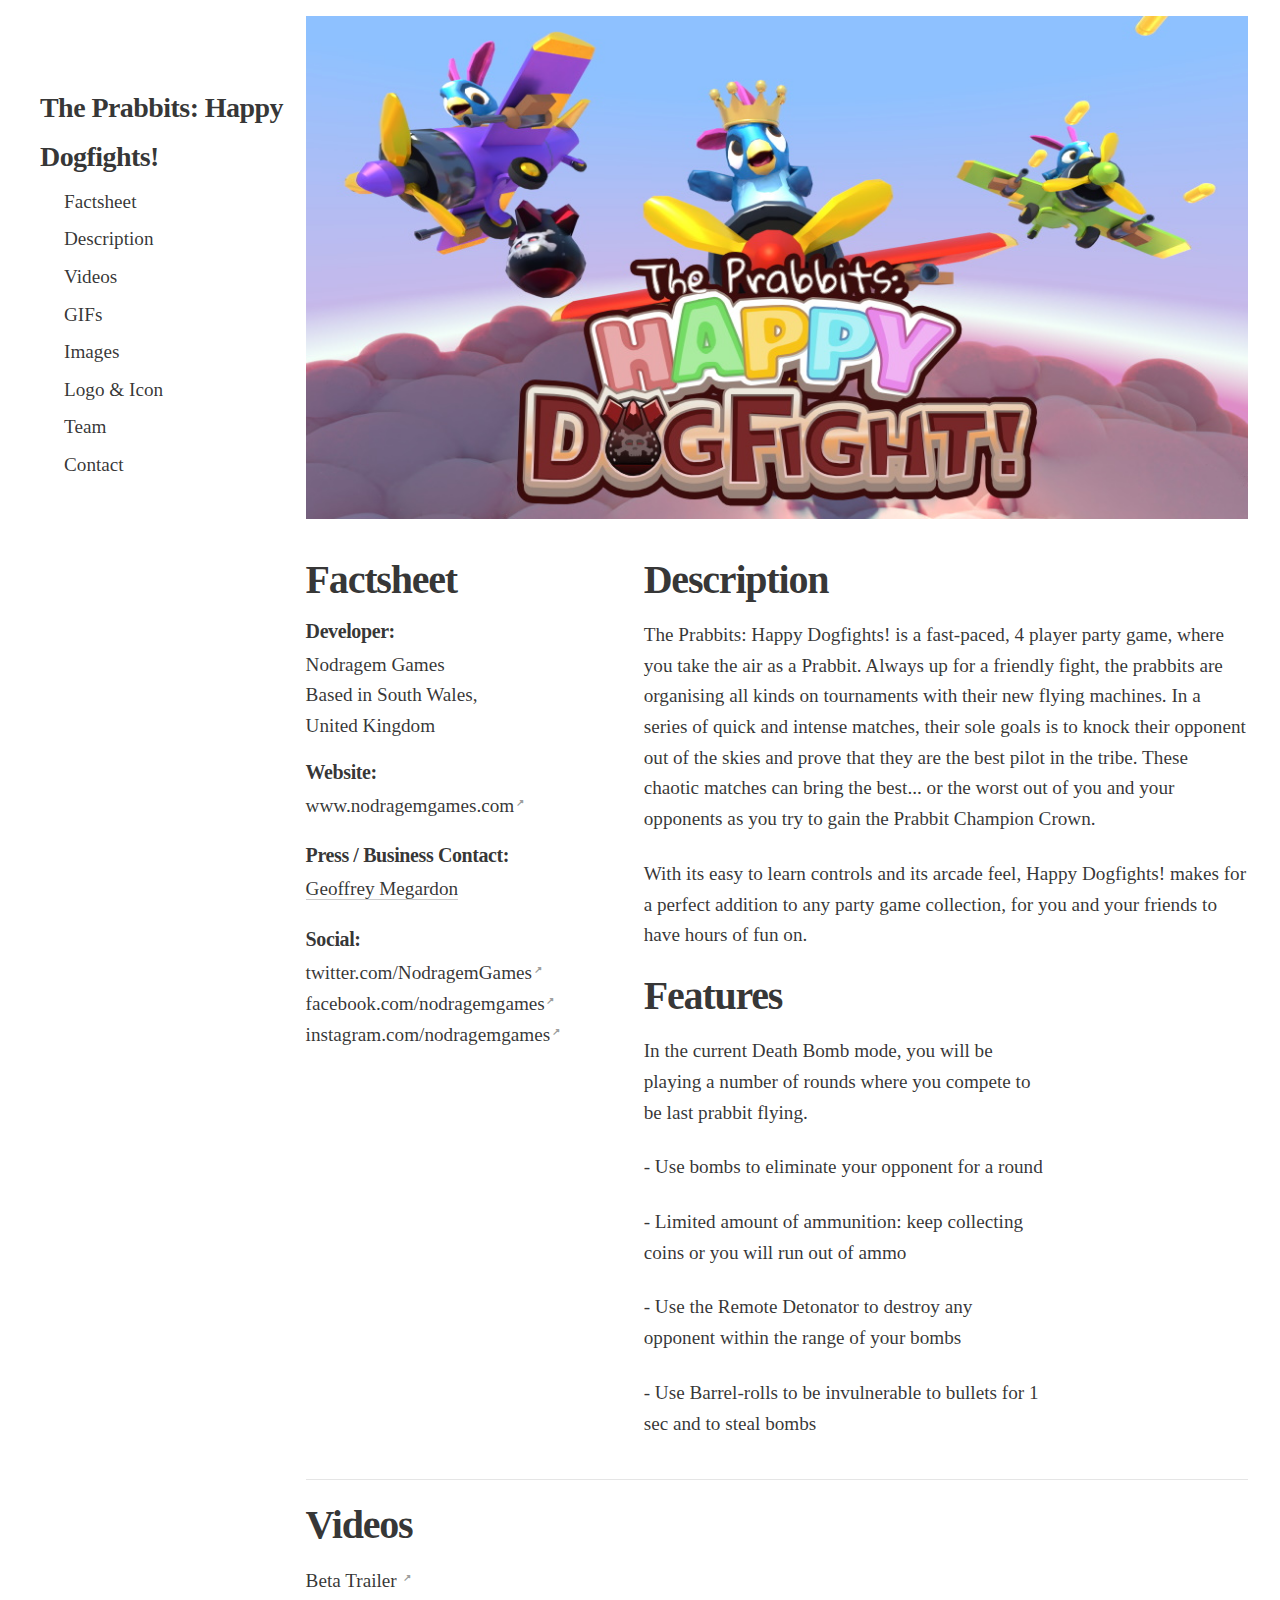
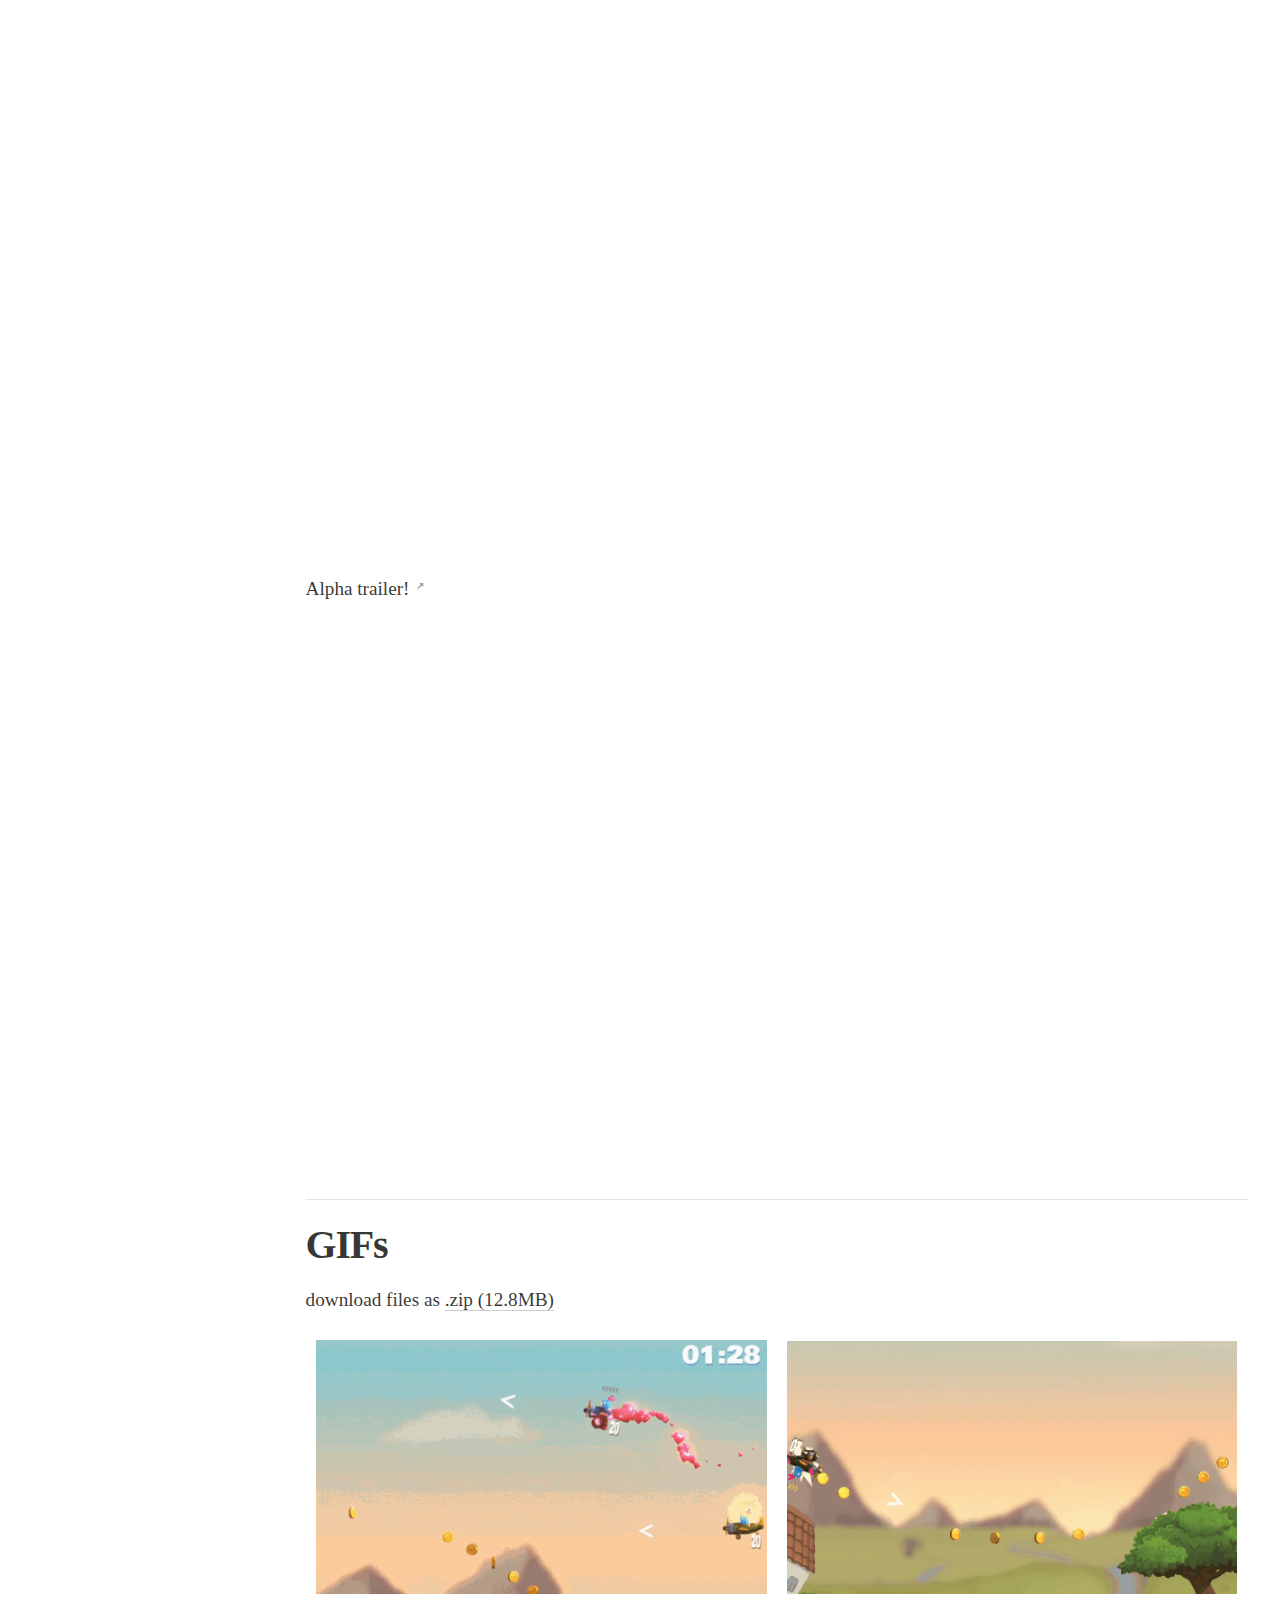
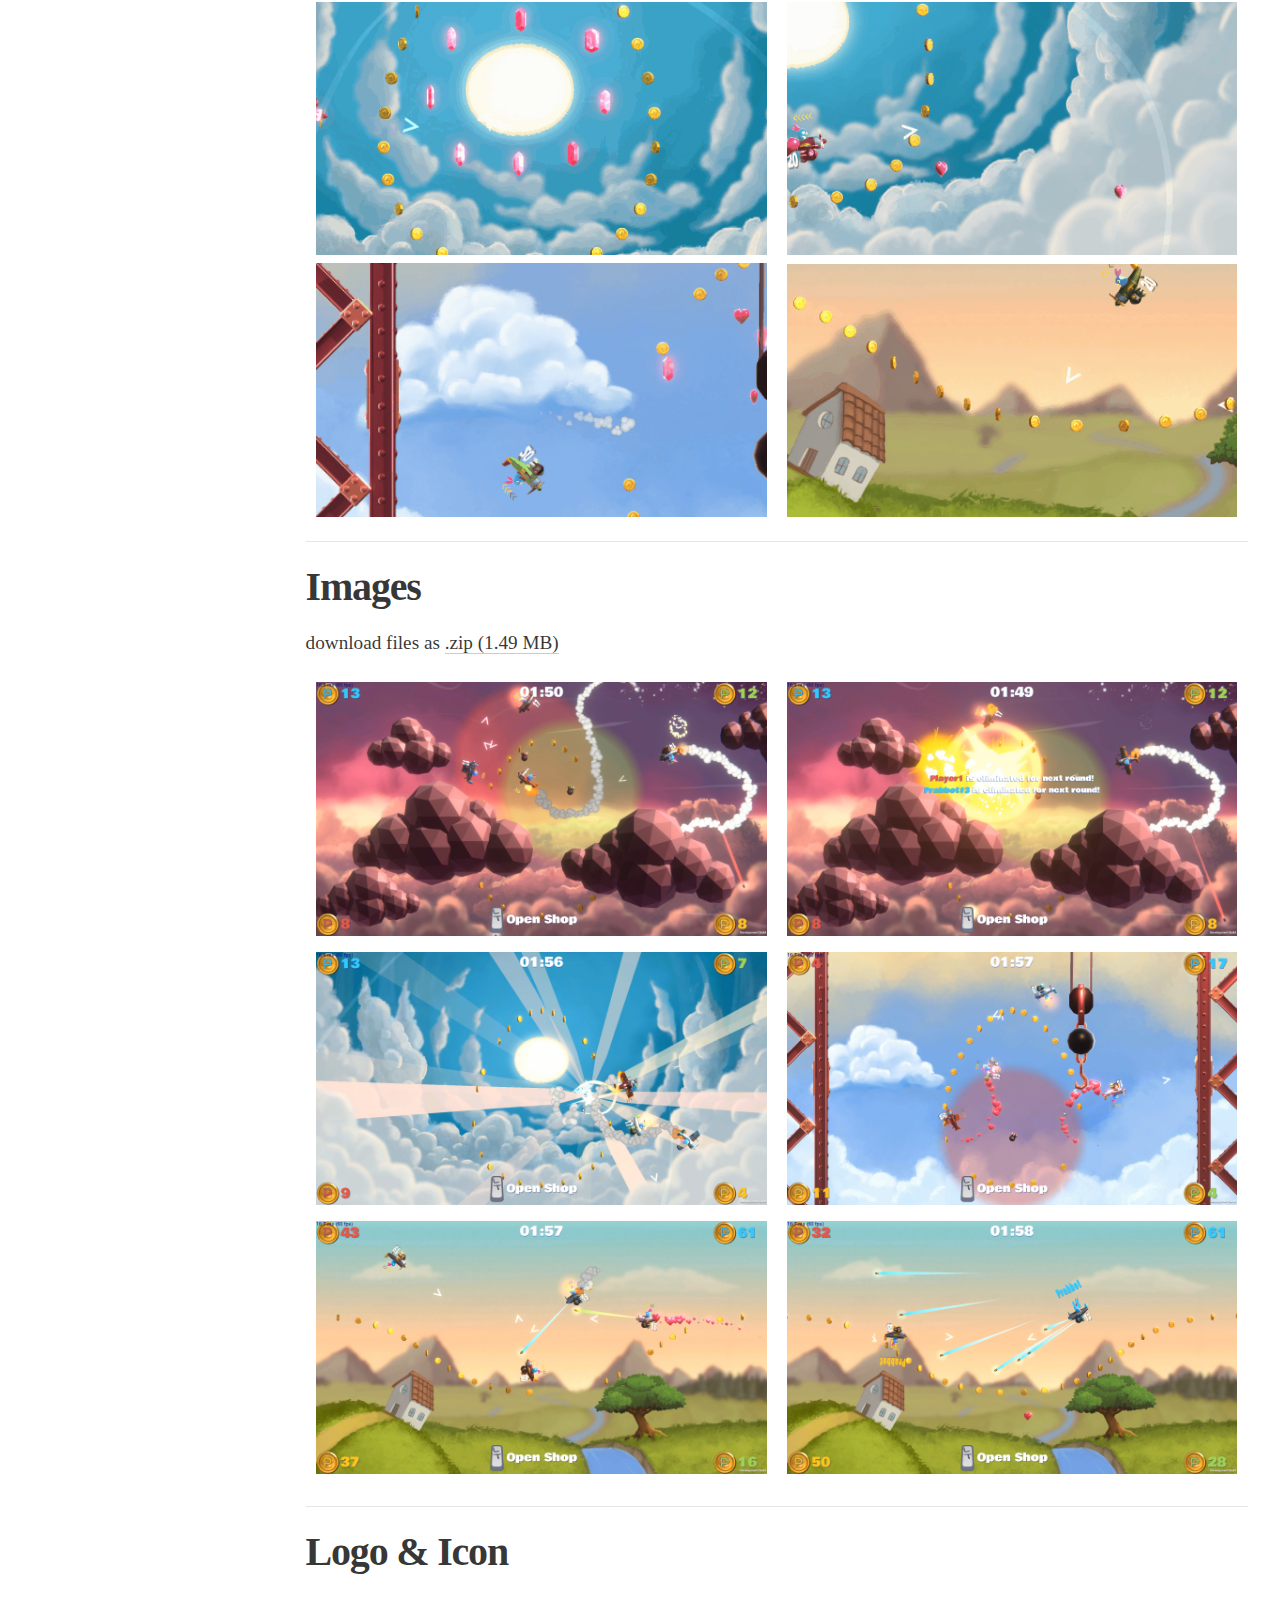
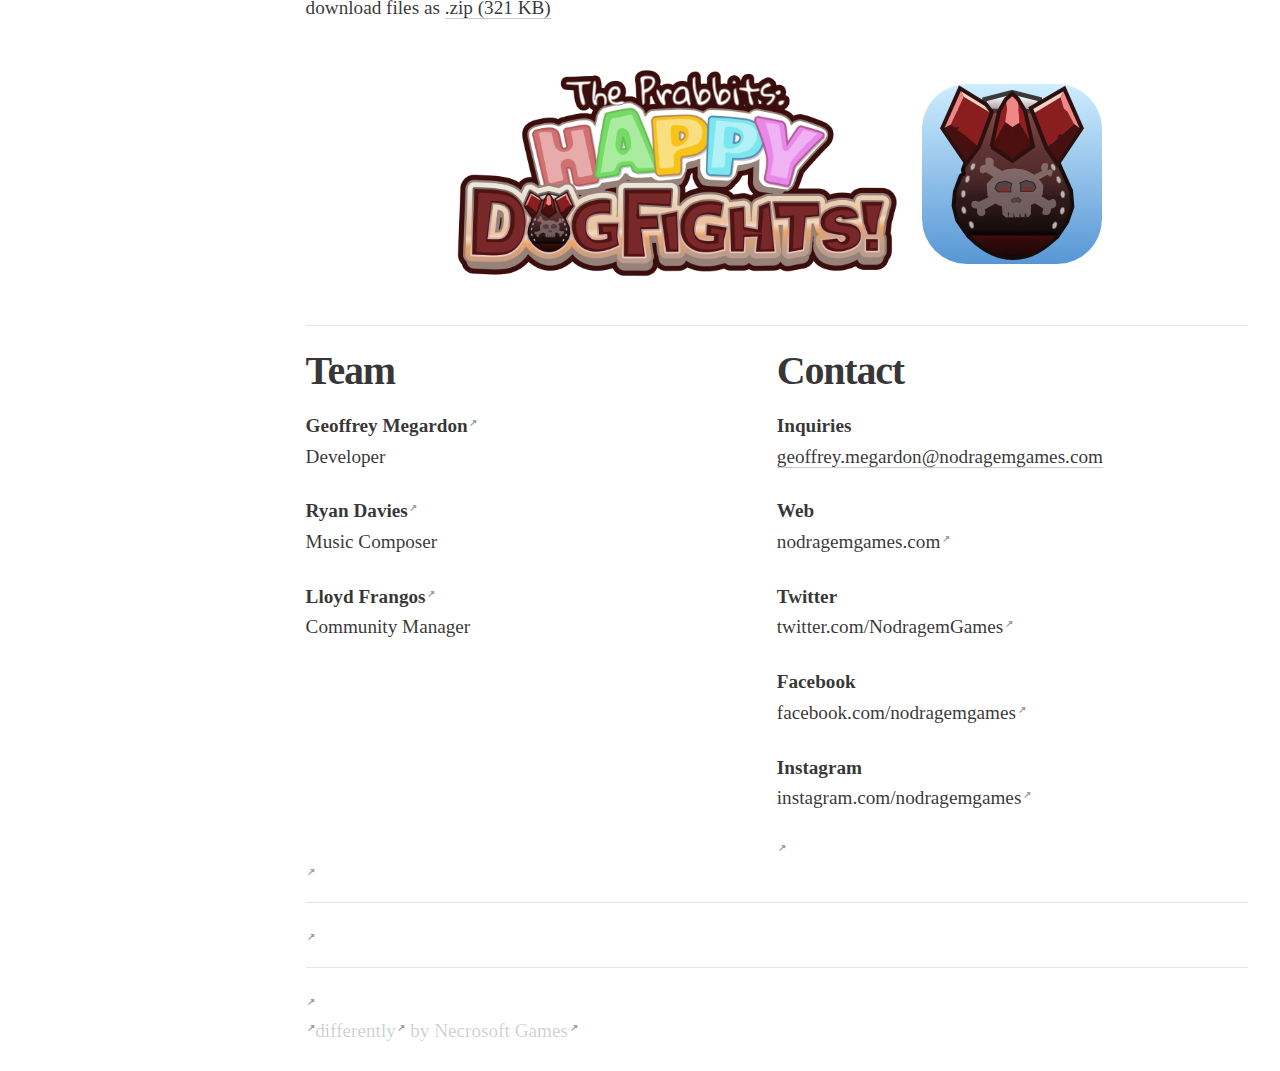
<file: content/press-kit/index.html>
<!doctype html>
<html lang="en">
<head>
  <meta charset="utf-8">
  <meta http-equiv="X-UA-Compatible" content="IE=edge">
  <meta name="viewport" content="width=device-width, initial-scale=1">

  <title>Nodragem Games</title>
  <link rel="stylesheet" href="./assets/css/style.min.css">
</head>

<body>
  <nav>
    <ul>
      <li>
        <h1><a href=".">The Prabbits: Happy Dogfights!</a></h1>
        <ul>
          <li><a href="#factsheet">Factsheet</a></li>
          <li><a href="#description">Description</a></li>
          <li><a href="#videos">Videos</a></li>
          <li><a href="#gif">GIFs</a></li>
          <li><a href="#images">Images</a></li>
          <li><a href="#logo-icon">Logo &amp; Icon</a></li>
          <li><a href="#credits">Team</a></li>
          <li><a href="#contact">Contact</a></li>
        </ul>
      </li>
    </ul>
  </nav>

  <main>
    <header>
      <img src="./media/Header.jpg">
    </header>

    <div id="intro-details">
      <div id="factsheet" class="w-33 w-s-10">
        <h2>Factsheet</h2>
        <div><h3>Developer:</h3><address>Nodragem Games<br>Based in South Wales,<br>United Kingdom</address></div>
        <div><h3>Website:</h3><p><a href="https://www.nodragemgames.com/" target="_blank" class="external">www.nodragemgames.com</a></p></div>
        <div><h3>Press / Business Contact:</h3><p><a href="mailto:geoffrey.megardon@nodragemgames.com">Geoffrey Megardon</a></p></div>
        <div>
          <h3>Social:</h3>
          <p>
            <a href="https://twitter.com/NodragemGames" target="_blank" class="external">twitter.com/NodragemGames</a><br>
            <a href="https://facebook.com/nodragemgames" target="_blank" class="external">facebook.com/nodragemgames</a><br />
            <a href="https://instagram.com/nodragemgames" target="_blank" class="external">instagram.com/nodragemgames</a>
          </p>
        </div>
      </div>
      <div id="description" class="w-66 w-s-10">
        <div id="intro">
          <h2>Description</h2>
          <p>The Prabbits: Happy Dogfights! is a fast-paced, 4 player party game, where you take the air as a Prabbit. Always up for a friendly fight, the prabbits are organising all kinds on tournaments with their new flying machines. In a series of quick and intense matches, their sole goals is to knock their opponent out of the skies and prove that they are the best pilot in the tribe. These chaotic matches can bring the best... or the worst out of you and your opponents as you try to gain the Prabbit Champion Crown. </p>
          <p>With its easy to learn controls and its arcade feel, Happy Dogfights! makes for a perfect addition to any party game collection, for you and your friends to have hours of fun on. </p>
        </div>
      <div id="Features" class="w-66 w-s-10">
        <h2>Features</h2>
        <p>In the current Death Bomb mode, you will be playing a number of rounds where you compete to be last prabbit flying.</p>
        <p>- Use bombs to eliminate your opponent for a round</p>
        <p>- Limited amount of ammunition: keep collecting coins or you will run out of ammo</p>
        <p>- Use the Remote Detonator to destroy any opponent within the range of your bombs</p>
        <p>- Use Barrel-rolls to be invulnerable to bullets for 1 sec and to steal bombs</p>
        </div>
      </div>
    </div>
    <div id="videos">
      <h2>Videos</h2>
      <p>Beta Trailer <a href="https://www.youtube.com/watch?v=npy3KdWRX5s" target="_blank" class="external"></a></p>
    <div class="embed-responsive embed-responsive-16by9">
       <iframe width="560" height="315" src="https://www.youtube.com/embed/npy3KdWRX5s" frameborder="0" allow="accelerometer; autoplay; clipboard-write; encrypted-media; gyroscope; picture-in-picture" allowfullscreen></iframe>
        </div>
      <p>Alpha trailer! <a href="https://www.youtube.com/watch?v=BqsL4X-mzic" target="_blank" class="external"></a></p>
      <div class="embed-responsive embed-responsive-16by9">
        <iframe width="560" height="315" src="https://www.youtube.com/embed/BqsL4X-mzic" frameborder="0" allow="accelerometer; autoplay; clipboard-write; encrypted-media; gyroscope; picture-in-picture" allowfullscreen></iframe>
      </div>
    </div>
    <div id="gif">
      <h2>GIFs</h2>
      <p>download files as <a href="./media/gif.zip" target="_blank">.zip (12.8MB)</a></p>
      <div class="w-10">
        <a href="./media/barrelrool.tutorial3b.gif" target="_blank"><img class="i-5 i-s-10" src="./media/barrelroll_tutorial3b.gif"></a>
        <a href="./media/bombelimin_tutorial00.gif" target="_blank"><img class="i-5 i-s-10" src="./media/bombelimin_tutorial00.gif"></a>
        <a href="./media/collectcoins.tutorial4b.gif" target="_blank"><img class="i-5 i-s-10" src="./media/collectcoins_tutorial4b.gif"></a>
        <a href="./media/detonator_tutorial5.gif" target="_blank"><img class="i-5 i-s-10" src="./media/detonator_tutorial5.gif"></a>
        <a href="./media/heart_tutorial12.gif" target="_blank"><img class="i-5 i-s-10" src="./media/heart_tutorial12.gif"></a>
        <a href="./media/lucky_tutorial11.gif" target="_blank"><img class="i-5 i-s-10" src="./media/lucky_tutorial11.gif"></a>
      </div>
    </div>
    <div id="images">
      <h2>Images</h2>
      <p>download files as <a href="./media/images.zip" target="_blank">.zip (1.49 MB)</a></p>
      <div class="w-10">
        <a href="./media/cloudy_aurora_1.1.14.jpg" target="_blank"><img class="i-5 i-s-10" src="./media/cloudy_aurora_1.1.14.jpg"></a>
        <a href="./media/cloudy_aurora_1.1.15.jpg" target="_blank"><img class="i-5 i-s-10" src="./media/cloudy_aurora_1.1.15.jpg"></a>
        <a href="./media/screenshot_1.1.8.jpg" target="_blank"><img class="i-5 i-s-10" src="./media/screenshot_1.1.8.jpg"></a>
        <a href="./media/screenshot_1.1.10.jpg" target="_blank"><img class="i-5 i-s-10" src="./media/screenshot_1.1.10.jpg"></a>
        <a href="./media/screenshot_1.1.12.jpg" target="_blank"><img class="i-5 i-s-10" src="./media/screenshot_1.1.12.jpg"></a>
        <a href="./media/screenshot_1.1.17.jpg" target="_blank"><img class="i-5 i-s-10" src="./media/screenshot_1.1.17.jpg"></a>
      </div>
    </div>
    <div id="logo-icon">
      <h2>Logo &amp; Icon</h2>
      <p>download files as <a href="./media/logo.zip" target="_blank">.zip (321 KB)</a></p>
      <div class="w-10">
        <a href="./media/Logo.png" target="_blank"><img class="i-5 i-s-10" src="./media/Logo.png"></a>
        <a href="./media/Icon_6.png" target="_blank"><img class="i-5 i-s-10" src="./media/Icon_6.png"></a>
      </div>
    </div>

    <div id="outro-details">
      <div id="credits" class="w-5 w-xs-10">
        <h2>Team</h2>
        <p><strong><a href=https://twitter.com/nodragem target="_blank" class="external">Geoffrey Megardon</a></strong><br>Developer</p>
        <p><strong><a href=https://twitter.com/rynde target="_blank" class="external">Ryan Davies</a></strong><br>Music Composer</p>
        <p><strong><a href=https://twitter.com/CptPrezzle target="_blank" class="external">Lloyd Frangos</a></strong><br>Community Manager</p>
      </div>
      <div id="contact" class="w-5 w-xs-10">
        <h2>Contact</h2>
        <p><strong>Inquiries</strong><br><a href="mailto:geoffrey.megardon@nodragemgames.com">geoffrey.megardon@nodragemgames.com</a></p>
        <p><strong>Web</strong><br><a href="https://nodragemgames.com" target="_blank" class="external">nodragemgames.com</a></p>
        <p><strong>Twitter</strong><br><a href="https://twitter.com/NodragemGames" target="_blank" class="external">twitter.com/NodragemGames</a></p>
        <p><strong> Facebook</strong><br><a href="https://facebook.com/nodragemgames" target="_blank" class="external">facebook.com/nodragemgames</a></p>
        <p><strong> Instagram</strong><br><a href="https://instagram.com/nodragemgames" target="_blank" class="external">instagram.com/nodragemgames</p>
      </div>
    </div>

    <footer>
      <p>
        <a href="//necrosoftgames.com/differently" target="_blank" class="external">differently</a>
        by
        <a href="//necrosoftgames.com"  target="_blank" class="external">Necrosoft Games</a>
      </p>
    </footer>
  </main>
</body>
</html>
</file>
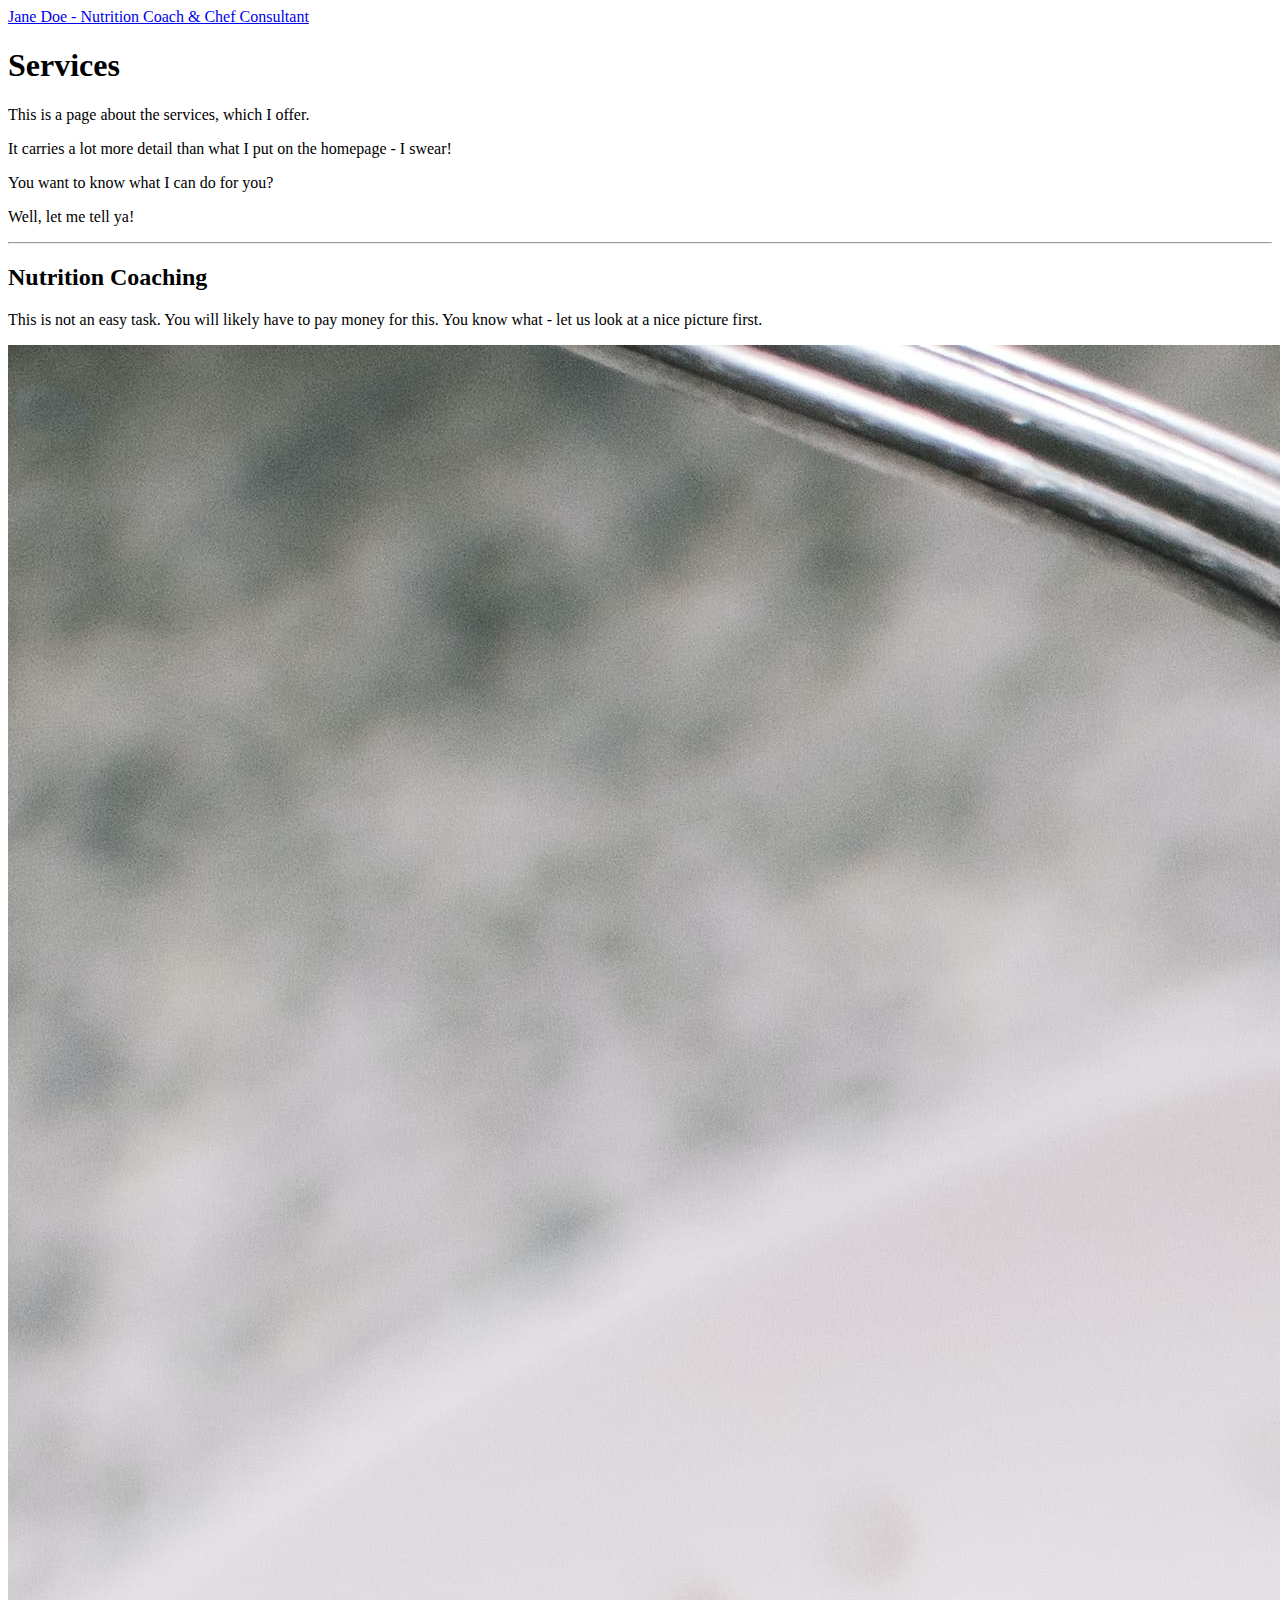
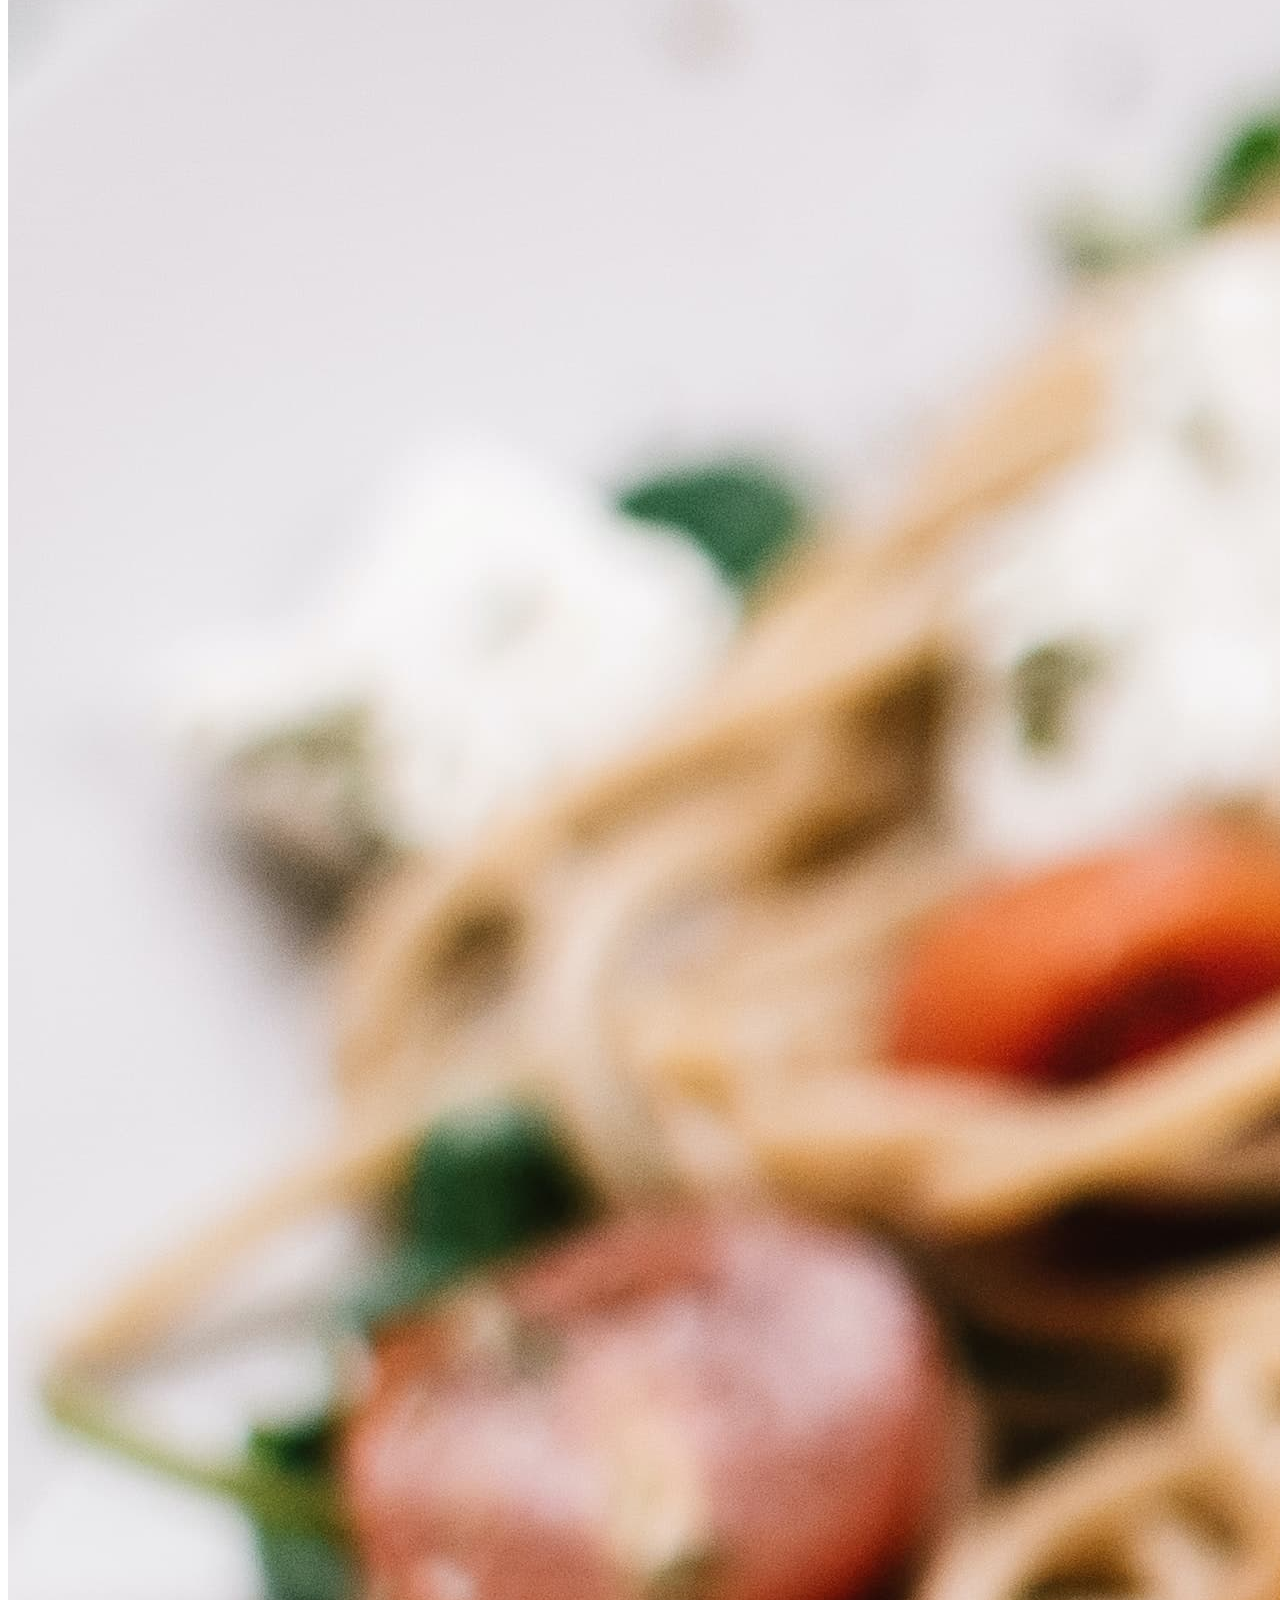
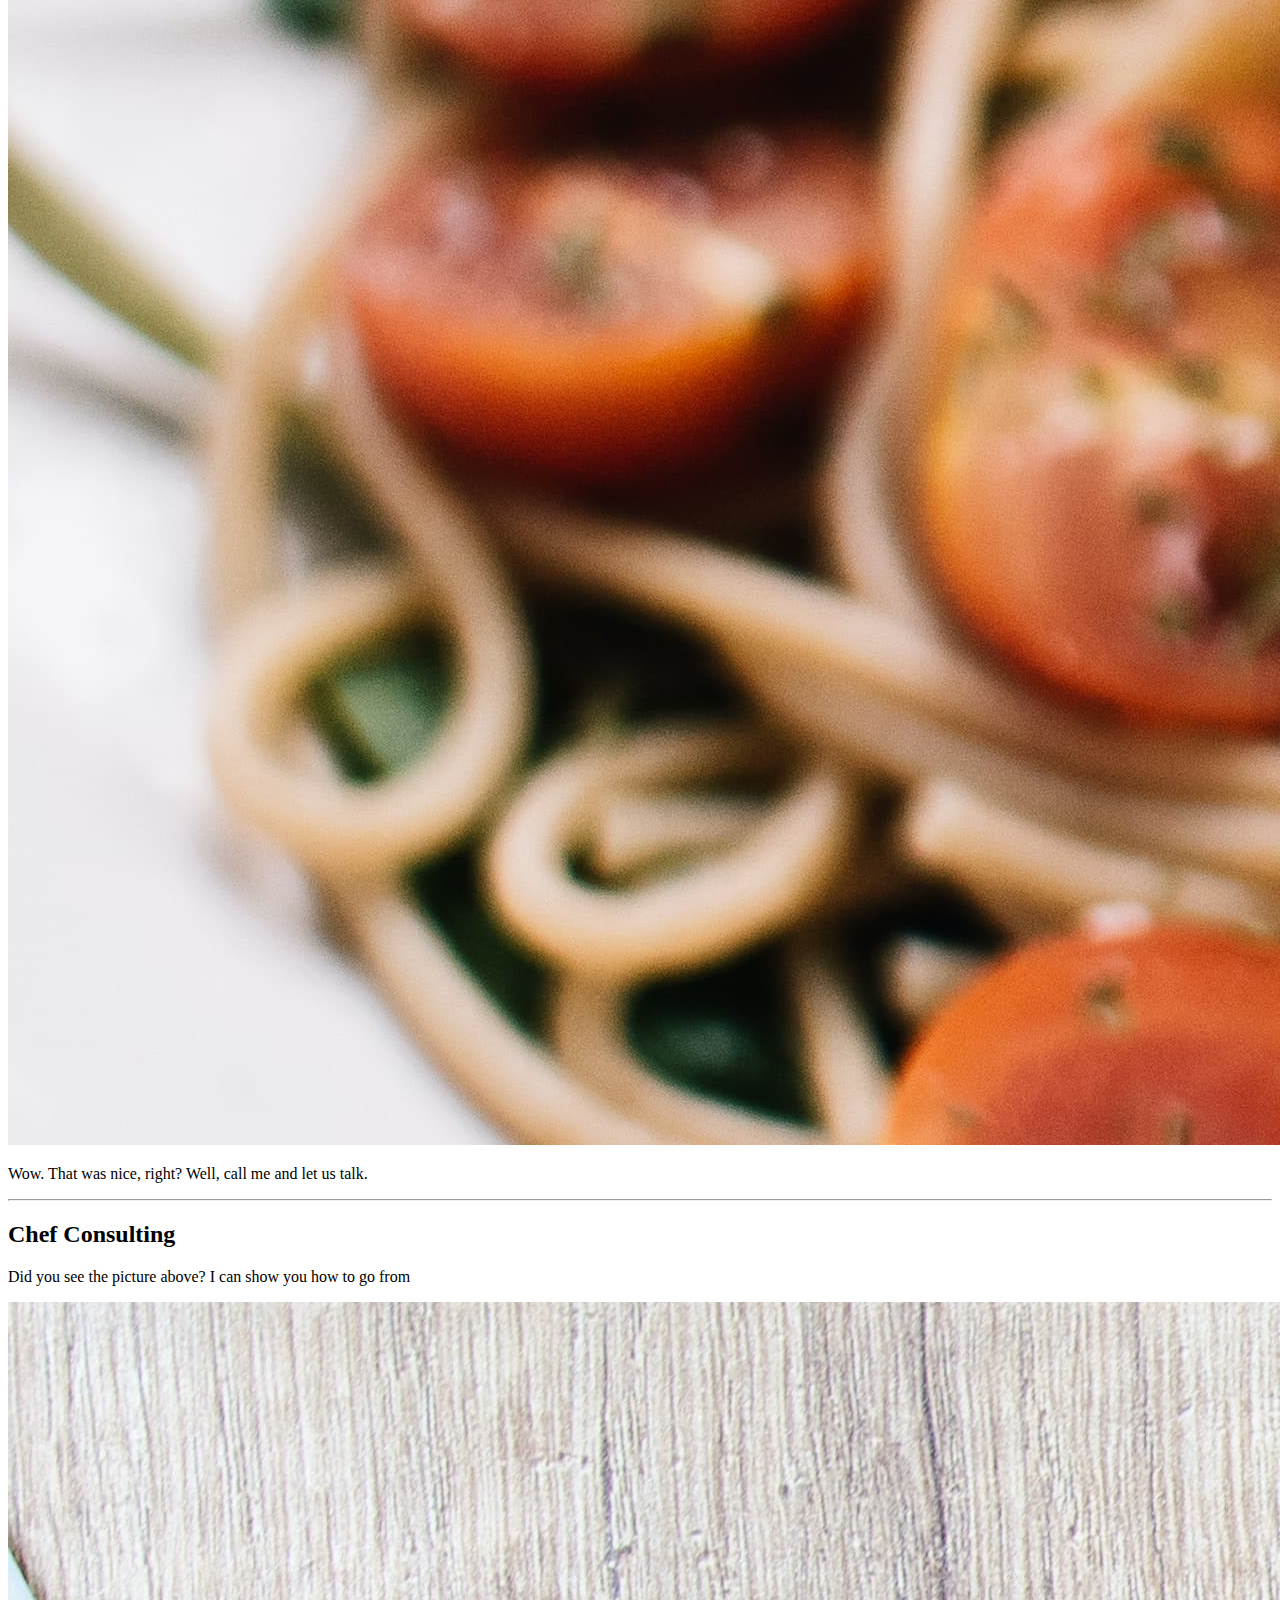
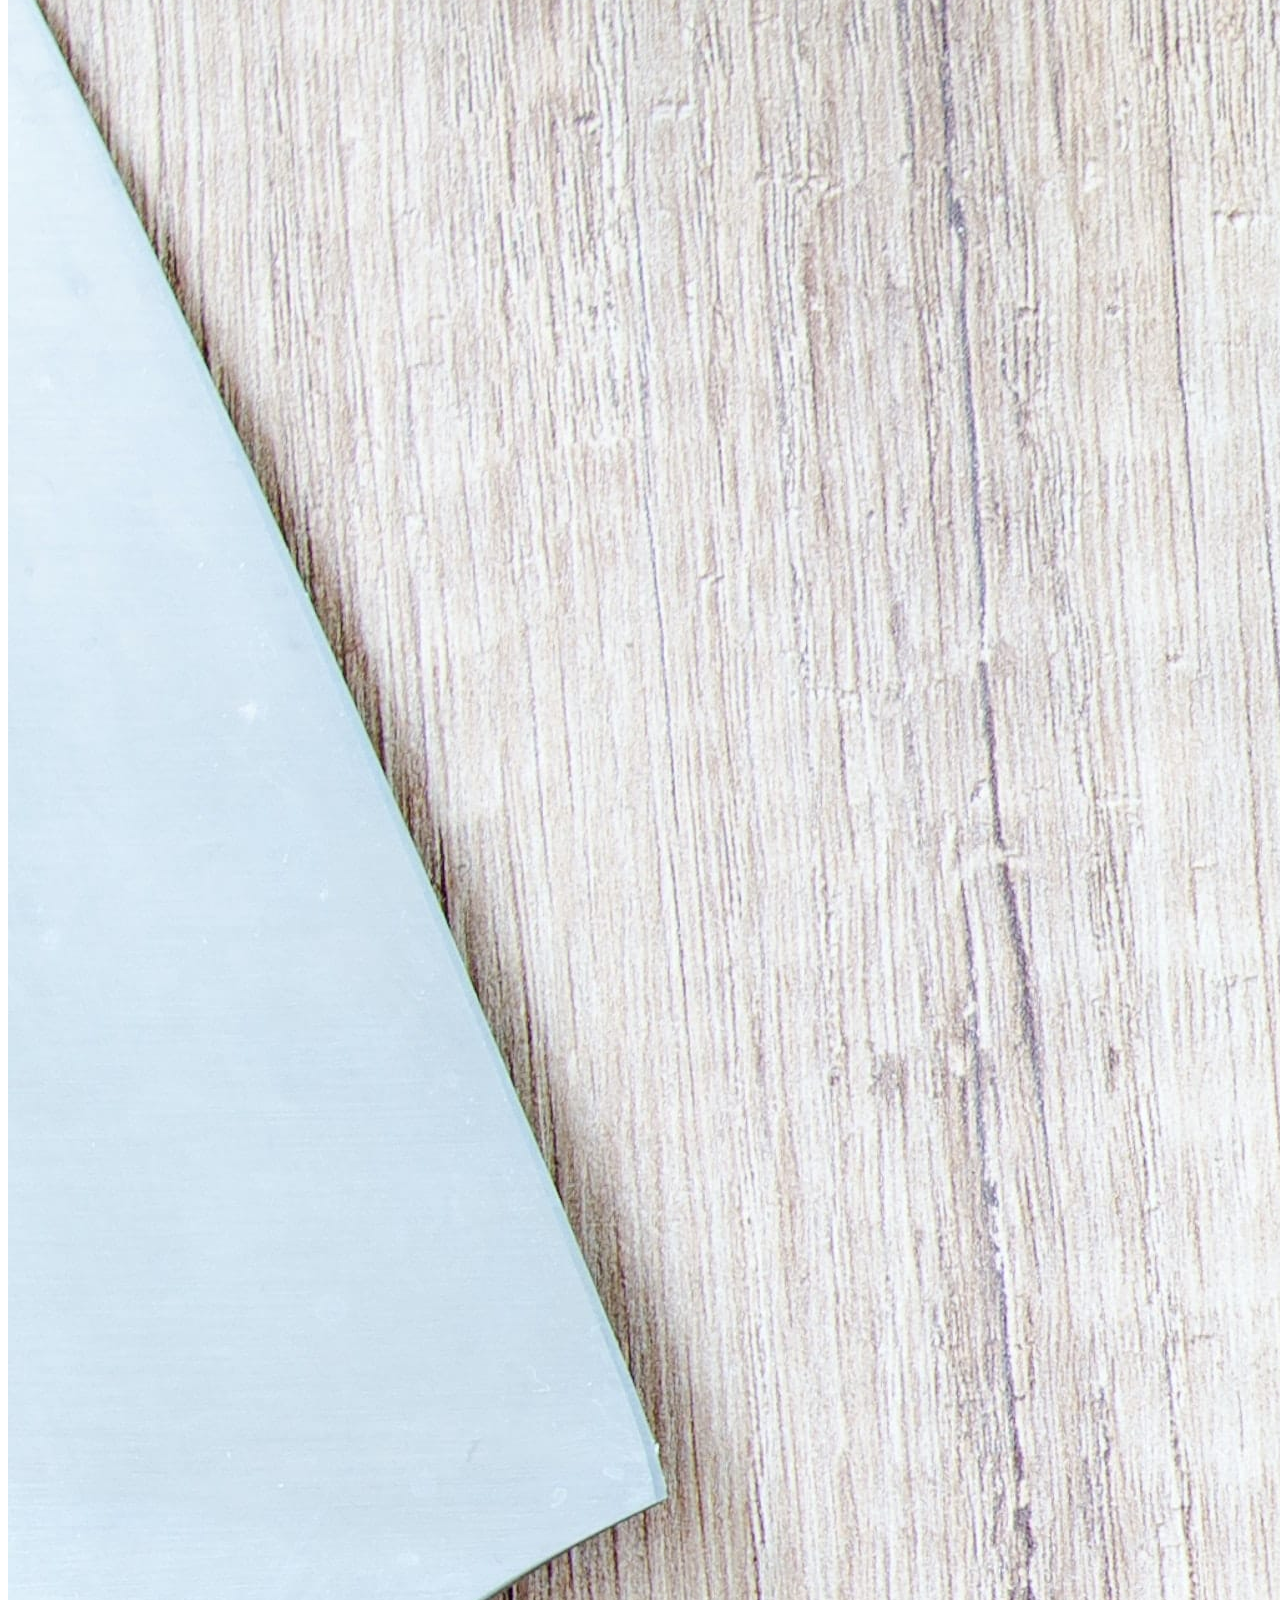
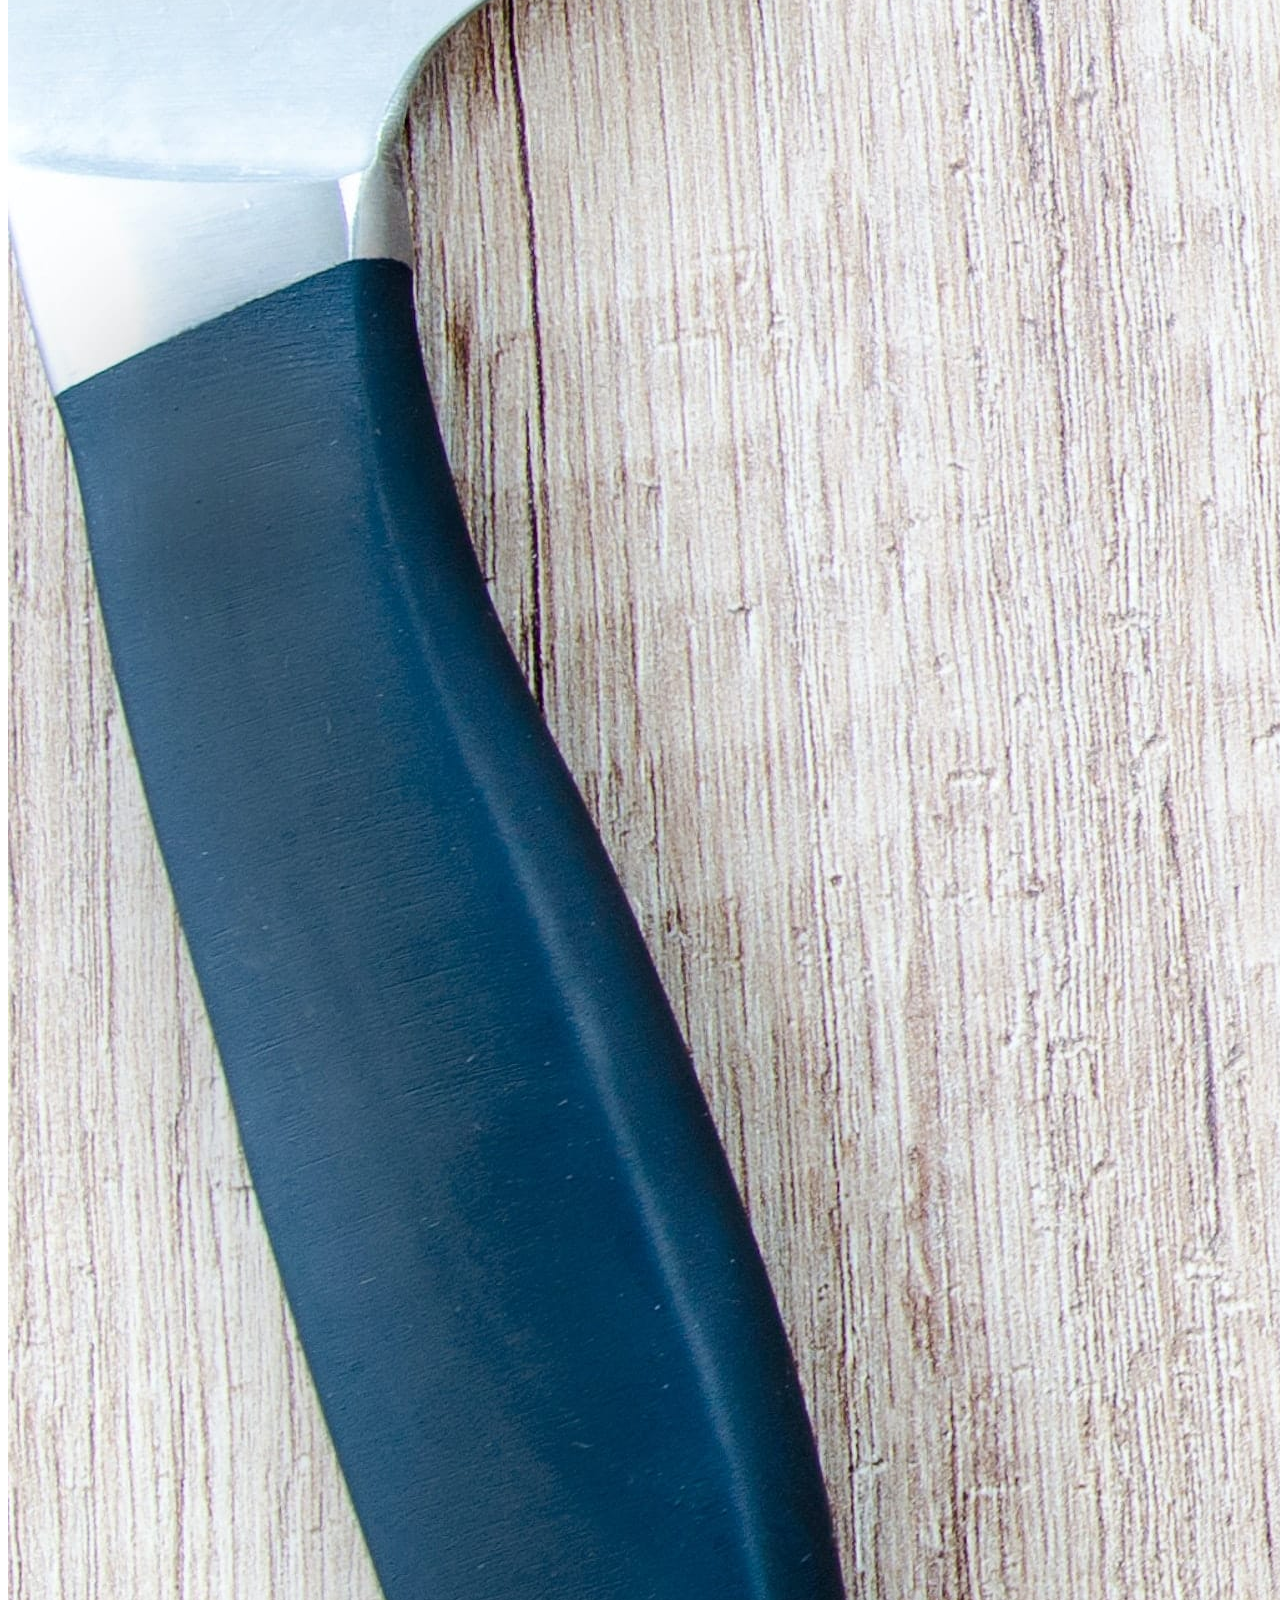
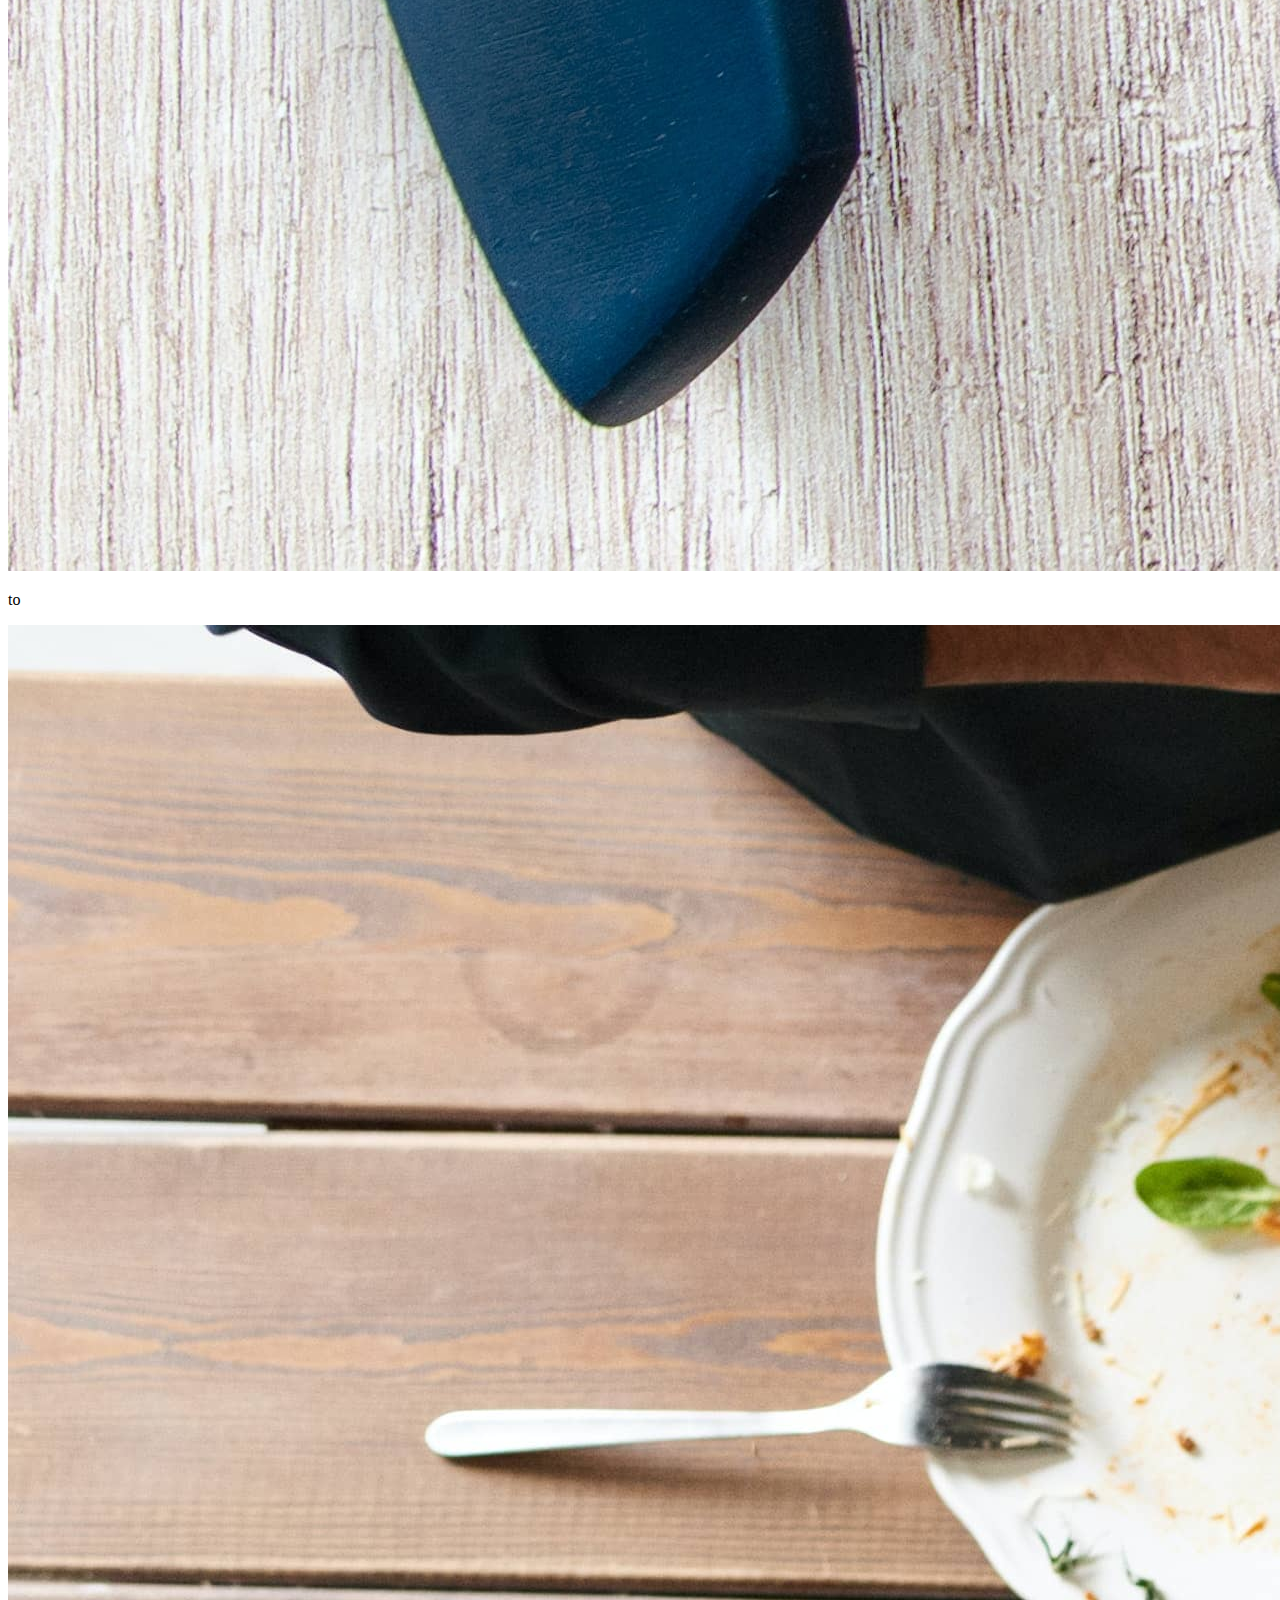
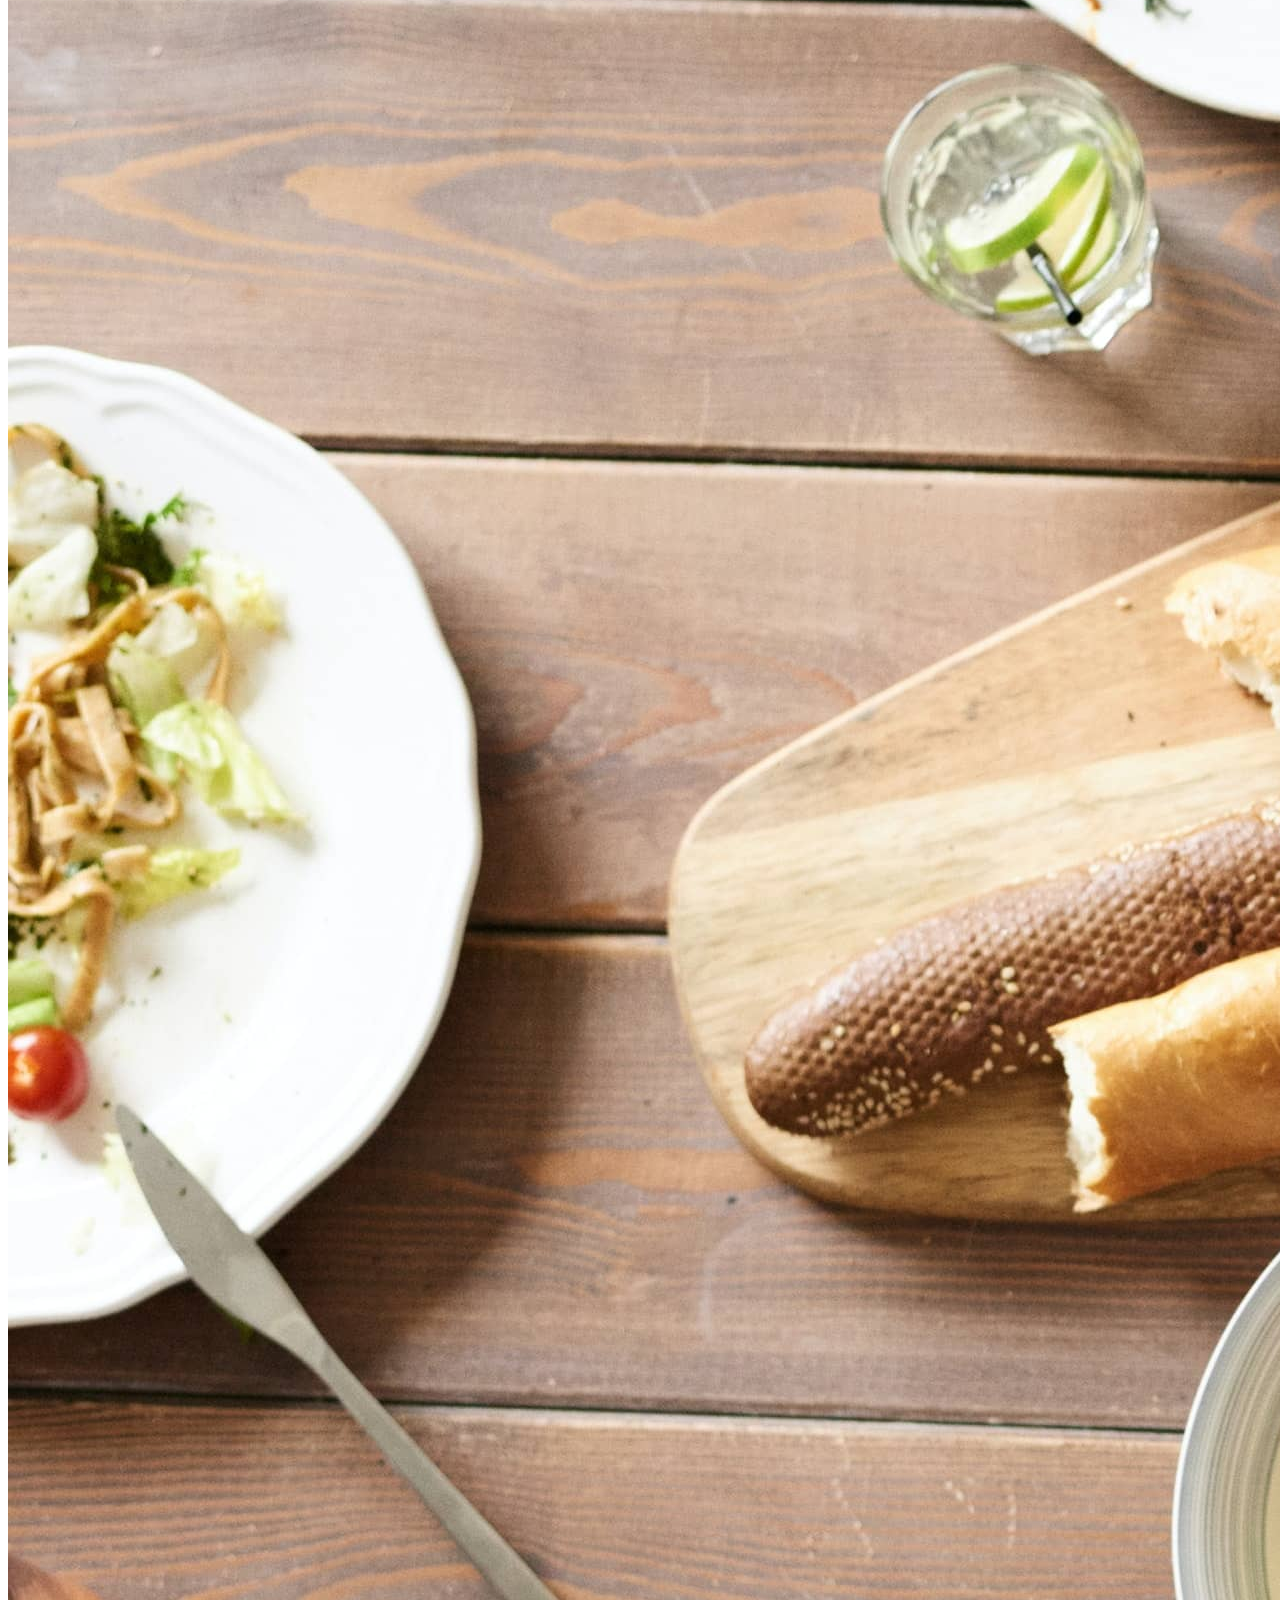
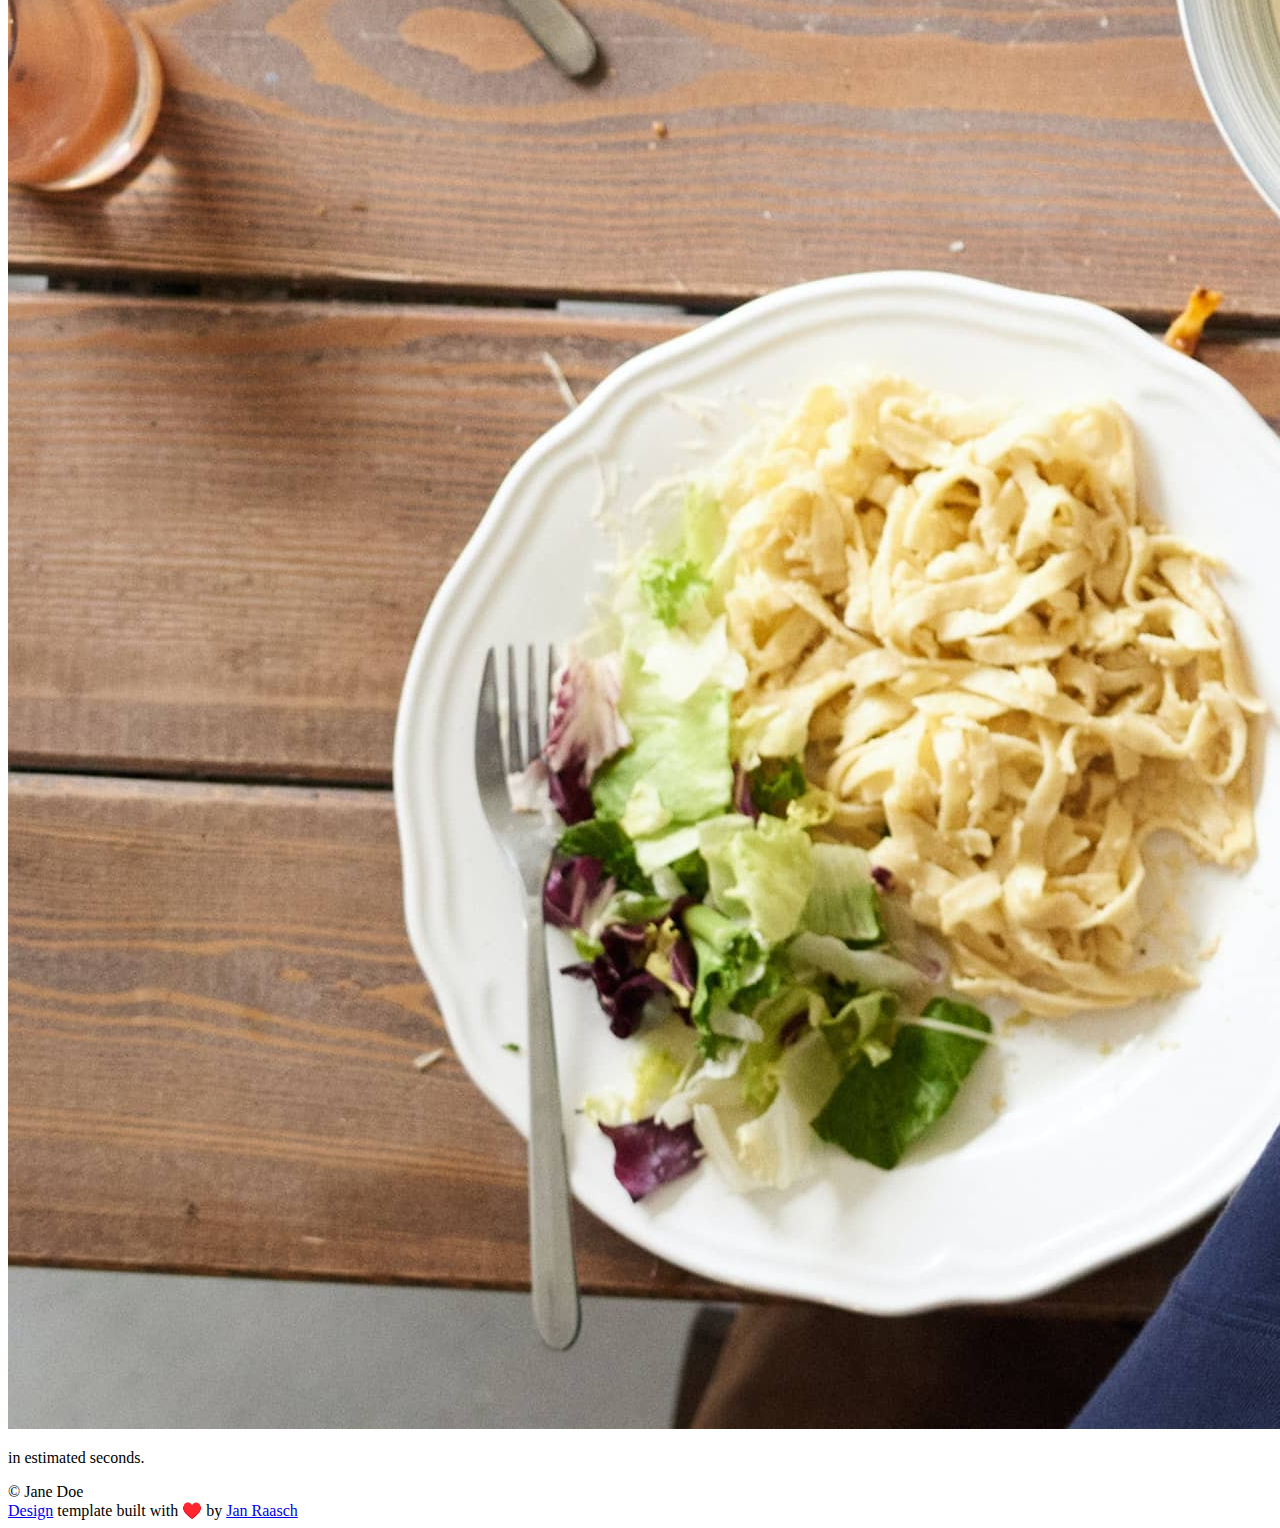
<file: docs/services/index.html>
<!DOCTYPE html>
<html><meta http-equiv="Content-Type" content="text/html" charset="UTF-8" />
<meta http-equiv="X-UA-Compatible" content="IE=edge,chrome=1" />

<title>Services</title>


  <link rel="shortcut icon" href="https://nodragem.github.io/happy-dogfights-website/images/favicon.png" type="image/png"
/>


  <meta name="description" content="Nutrition Coach &amp; Chef Consultant"
/>

  <meta name="keywords" content="some, keywords, for, seo, you, know, google, duckduckgo, and, such"
/>
<meta name="referrer" content="no-referrer-when-downgrade" />

<meta name="HandheldFriendly" content="True" />
<meta name="MobileOptimized" content="320" />
<meta name="viewport" content="width=device-width, initial-scale=1.0" />

<link rel="stylesheet" href="https://nodragem.github.io/happy-dogfights-website/css/screen.css" />
<link
  href="https://fonts.googleapis.com/css?family=Open+Sans+Condensed:300,300italic,700"
  rel="stylesheet"
  type="text/css"
/>
<link
  href="https://fonts.googleapis.com/css?family=Oswald:400,300,700|Open+Sans:300italic,400italic,600italic,700italic,800italic,400,300,600,700,800|Roboto+Slab:400,100,300,700"
  rel="stylesheet"
  type="text/css"
/>
<link
  rel="stylesheet"
  href="https://nodragem.github.io/happy-dogfights-website/font-awesome/css/font-awesome.min.css"
/>

<meta property="og:title" content="Services" />
<meta property="og:description" content="This is a page about the services, which I offer.
It carries a lot more detail than what I put on the homepage - I swear!
You want to know what I can do for you?
Well, let me tell ya!
 Nutrition Coaching This is not an easy task. You will likely have to pay money for this. You know what - let us look at a nice picture first." />
<meta property="og:type" content="article" />
<meta property="og:url" content="https://nodragem.github.io/happy-dogfights-website/services/" />
<meta property="og:image" content="https://nodragem.github.io/happy-dogfights-website/images/cover-image.jpg"/>
<meta property="og:site_name" content="Jane Doe - Nutrition Coach &amp; Chef Consultant" />

<meta name="twitter:card" content="summary_large_image"/>
<meta name="twitter:image" content="https://nodragem.github.io/happy-dogfights-website/images/cover-image.jpg"/>

<meta name="twitter:title" content="Services"/>
<meta name="twitter:description" content="This is a page about the services, which I offer.
It carries a lot more detail than what I put on the homepage - I swear!
You want to know what I can do for you?
Well, let me tell ya!
 Nutrition Coaching This is not an easy task. You will likely have to pay money for this. You know what - let us look at a nice picture first."/>

<meta itemprop="name" content="Services">
<meta itemprop="description" content="This is a page about the services, which I offer.
It carries a lot more detail than what I put on the homepage - I swear!
You want to know what I can do for you?
Well, let me tell ya!
 Nutrition Coaching This is not an easy task. You will likely have to pay money for this. You know what - let us look at a nice picture first.">

<meta itemprop="wordCount" content="102">
<meta itemprop="image" content="https://nodragem.github.io/happy-dogfights-website/images/cover-image.jpg"/>



<meta itemprop="keywords" content="" />
















<link
  rel="apple-touch-icon"
  sizes="180x180"
  href="https://nodragem.github.io/happy-dogfights-website/images/apple-touch-icon.png"
/>
<link
  rel="icon"
  type="image/png"
  sizes="32x32"
  href="https://nodragem.github.io/happy-dogfights-website/images/favicon-32x32.png"
/>
<link
  rel="icon"
  type="image/png"
  sizes="16x16"
  href="https://nodragem.github.io/happy-dogfights-website/images/favicon-16x16.png"
/>
<body>
  <main class="content page-template page-" role="main">
    <article class="post page">
      <header class="post-header">
        <a id="blog-logo" href="/happy-dogfights-website/">
          Jane Doe - Nutrition Coach &amp; Chef Consultant
        </a>
      </header>
      <h1 class="post-title">Services</h1>
      <section class="post-content">
        <p>This is a page about the services, which I offer.</p>
<p>It carries a lot more detail than what I put on the homepage - I swear!</p>
<p>You want to know what I can do for you?</p>
<p>Well, let me tell ya!</p>
<hr>
<h2 id="nutrition-coaching">Nutrition Coaching</h2>
<p>This is not an easy task. You will likely have to pay money for this. You know what - let us look at a nice picture first.</p>
<p><img src="../images/selective-focus-photography-of-pasta-with-tomato-and-basil-1279330.jpg" alt="Nice picture to make you pay me ;-)"></p>
<p>Wow. That was nice, right? Well, call me and let us talk.</p>
<hr>
<h2 id="chef-consulting">Chef Consulting</h2>
<p>Did you see the picture above? I can show you how to go from</p>
<p><img src="../images/board-bunch-cooking-food-349609.jpg" alt="Let us get started on a clean slate"></p>
<p>to</p>
<p><img src="../images/woman-pouring-juice-on-glass-3184192.jpg" alt="Let us get started on a clean slate"></p>
<p>in estimated seconds.</p>

      </section>
    </article>
  </main>
<footer class="site-footer">
  <div class="inner">
    
      <section class="copyright">© Jane Doe</section>


    <section></section>
    
      <section>
        
        <a href="https://github.com/janraasch/hugo-scroll/">Design</a> template
        built with ♥️ by
        <a href="https://www.janraasch.com" title="Jan Raasch">Jan Raasch</a>
      </section>

  </div>
</footer>

    <script
      type="text/javascript"
      src="https://code.jquery.com/jquery-1.11.3.min.js"
    ></script>

    
    <script type="text/javascript" src='https://nodragem.github.io/happy-dogfights-website/js/icons.js'></script>
    <script type="text/javascript" src='https://nodragem.github.io/happy-dogfights-website/js/index.js'></script>
    
</body>
</html>
</file>
<file: content/press-kit/assets/css/style.min.css>
::-moz-selection{background:#d6facd}::-ms-selection{background:#d6facd}::-o-selection{background:#d6facd}::-webkit-selection{background:#d6facd}::selection{background:#d6facd}*{-moz-osx-font-smoothing:grayscale;text-rendering:optimizelegibility;color:inherit}*,*::before,*::after{box-sizing:border-box}:root{font-size:16px}img{-webkit-user-select:none;-moz-user-select:none;-ms-user-select:none;user-select:none;border:0;display:block;vertical-align:middle;max-width:100%}html{background-color:#fff}html,body{margin:0;padding:0;height:100%}body{color:rgba(0,0,0,0.8);font-family:Georgia,serif;line-height:1.5;overflow-y:scroll;overflow-x:hidden;margin:0 auto;max-width:1280px;width:95%;word-wrap:break-word}h1,h2{font-family:"Lucida Grande","Lucida Sans",Verdana;font-weight:700}h1,h2,h3{line-height:1.05}h1,h3{letter-spacing:-0.02em}h2{letter-spacing:-0.03em;margin:0 0 1rem 0;font-size:2.5em}h3{margin-bottom:.5rem;font-size:1.25rem;font-weight:600}a{color:rgba(0,0,0,0.8);text-decoration:none}main a{border-bottom:1px solid rgba(0,0,0,0.2);color:rgba(0,0,0,0.8)}main a:hover,main a:focus{border-bottom:1px solid rgba(0,0,0,0.5)}p{margin-bottom:1.5rem}p,address,ul,blockquote{font-size:1.2rem;line-height:1.6}address{font-style:normal}blockquote p{margin:0}blockquote,blockquote ul{margin-bottom:0}blockquote li{margin-bottom:1rem}body>nav{float:left;padding-top:4rem;width:22.5%}body>nav h1{font-size:1.75rem;margin-bottom:0}body>nav a{line-height:1.75}body>nav ul{margin:0;padding:0}body>nav ul ul{padding-left:1rem}li{margin-top:.25rem;padding-left:.5rem;padding-right:.5rem}body>nav li{list-style:none}main{float:left;padding:1rem 0rem;width:77.5%}main>header>img{margin:0 auto}main>*{float:left;width:100%}main>*:not(:last-child){margin-bottom:1.5rem;padding-bottom:1rem}main>*:not(:first-child):not(:last-child){border-bottom:1px solid rgba(0,0,0,0.1)}main>#intro-details>div:first-child,main>#outro-details>div:first-child{padding-right:1.5rem}main>#intro-details>div:last-child,main>#outro-details>div:last-child{padding-left:1.5rem}main>#intro-details>div:first-child p{margin-top:0}main>
#images>div,main>#logo-icon>div{margin:0 auto;text-align:center}#gif>div{margin:0 auto;text-align:center}main>#images>div a,main>#images>div a:hover,main>#images>div a:focus,main>#logo-icon>div a,main>#logo-icon>div a:hover,main>#logo-icon>div a:focus{border-bottom:0}main>#gif>div a,main>#gif>div a:hover,main>#gif>div a:focus{border-bottom:0}main>#images img{display:inline-block;padding:0 .5rem 1rem}main>#logo-icon img{display:inline-block;padding:0 .5rem .5rem}#gif img{display:inline-block;padding:0 .5rem .5rem}.embed-responsive{position:relative;display:block;height:0;padding:0;margin-bottom:1.5rem}.embed-responsive .embed-responsive-item,.embed-responsive embed,.embed-responsive iframe,.embed-responsive object,.embed-responsive video{position:absolute;top:0;bottom:0;left:0;width:100%;height:100%;border:0}.embed-responsive-16by9{padding-bottom:56.25%}.external{border-bottom:0}.external::after{color:rgba(0,0,0,0.4);content:"↗";font-size:.6rem;font-weight:800;padding-left:.1rem;vertical-align:text-top}.external:hover::after,.external:focus::after{color:rgba(0,0,0,1)}main>footer{color:rgba(0,0,0,0.2);padding-bottom:.5rem}main>footer a{color:rgba(0,0,0,0.2)}main>footer a:hover,footer a:focus{border-bottom:1px solid rgba(0,0,0,0.4)}main>footer p{margin:0}.w-2{float:left;position:relative;width:20%}.w-3{float:left;position:relative;width:30%}.w-33{float:left;position:relative;width:33.33%}.w-4{float:left;position:relative;width:40%}.w-5{float:left;position:relative;width:50%}.w-6{float:left;position:relative;width:60%}.w-66{float:left;position:relative;width:66.66%}.w-7{float:left;position:relative;width:70%}.w-8{float:left;position:relative;width:80%}.w-9{float:left;position:relative;width:90%}.w-10{float:left;position:relative;width:100%}.i-5{position:relative;max-width:49.5%}.i-10{position:relative;max-width:100%}@media(max-width:62em){nav{display:none}main{padding:1.5rem;width:100%}}@media(max-width:48em){main{padding:1.5rem}main>#intro-details>div:first-child{padding-right:0rem}main>#intro-details>div:last-child{padding-left:0rem}main>#images img{padding:0 0 1rem 0}.w-s-10{float:left;position:relative;width:100%}.i-s-10{position:relative;max-width:100%}}@media(max-width:34em){main{padding:.5rem}main>#outro-details>div:first-child{padding-right:0rem}main>#outro-details>div:last-child{padding-left:0rem}.w-xs-10{float:left;position:relative;width:100%}}
</file>
